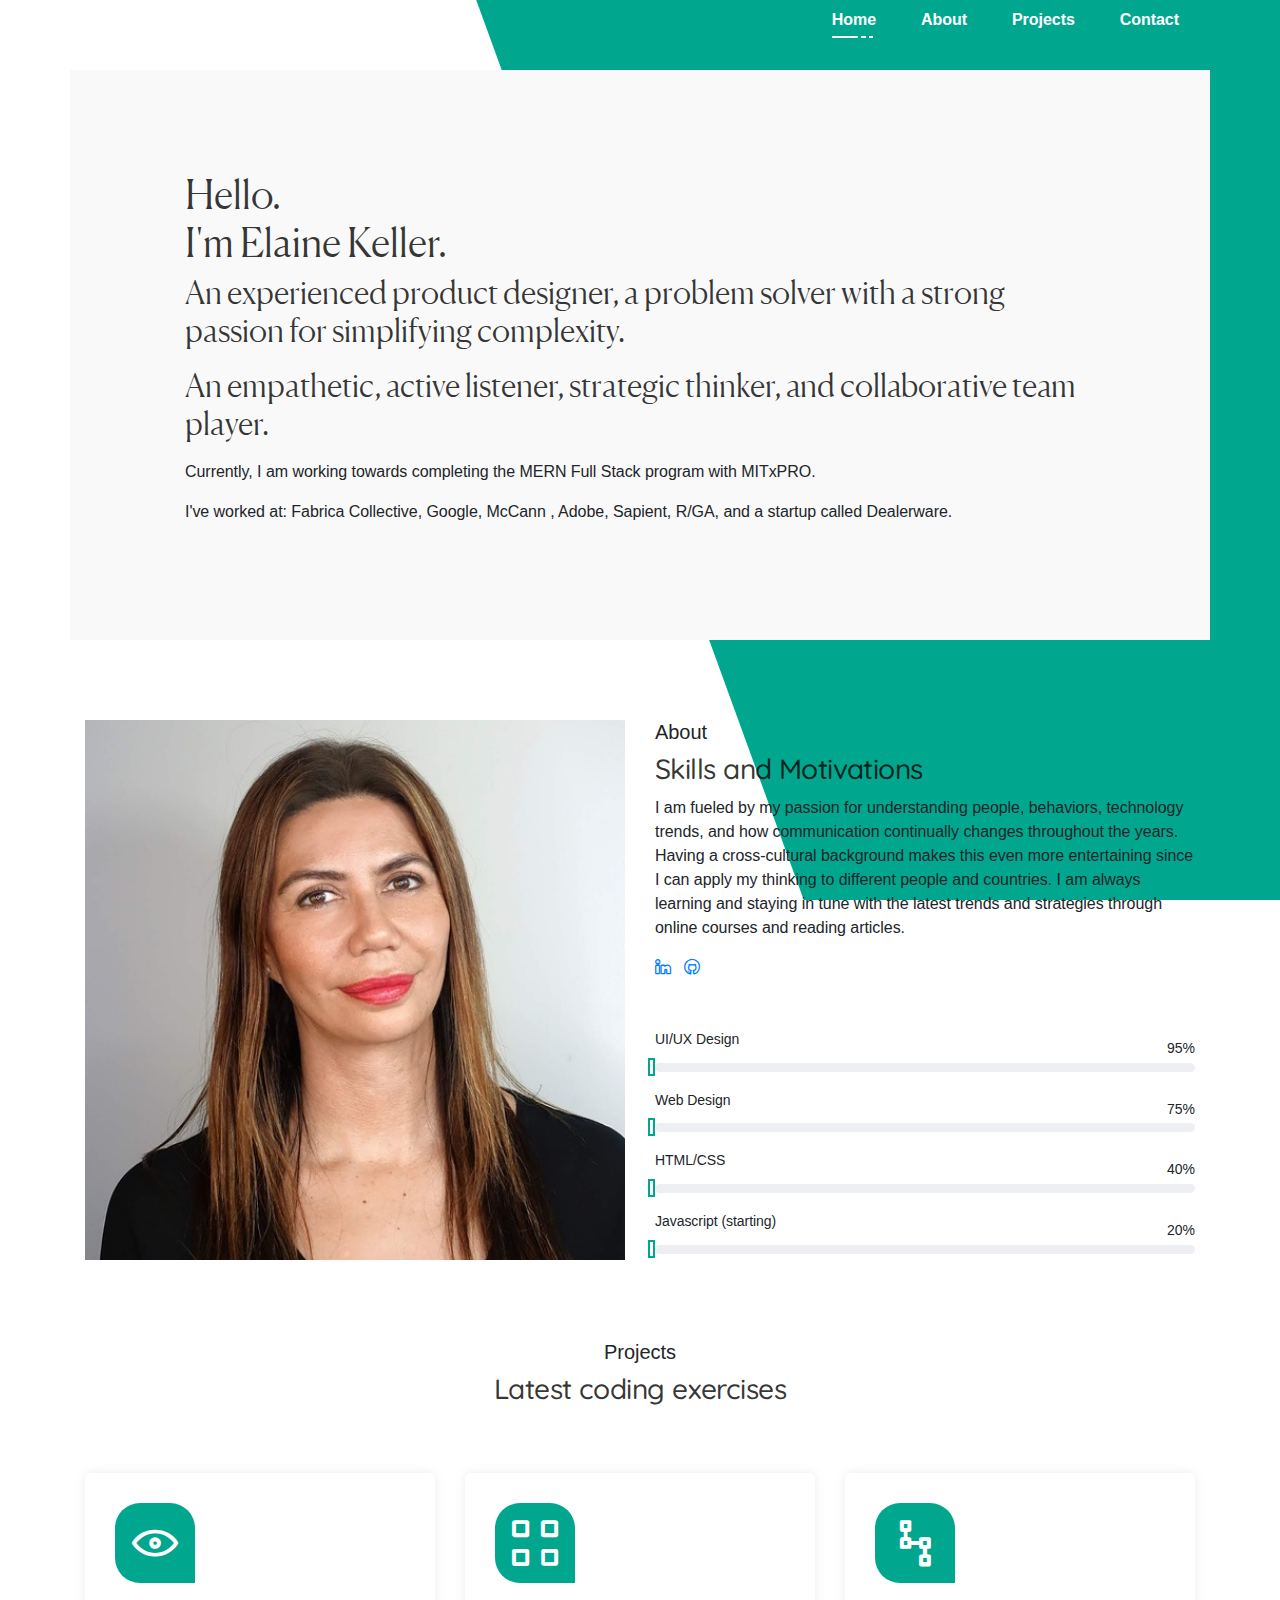
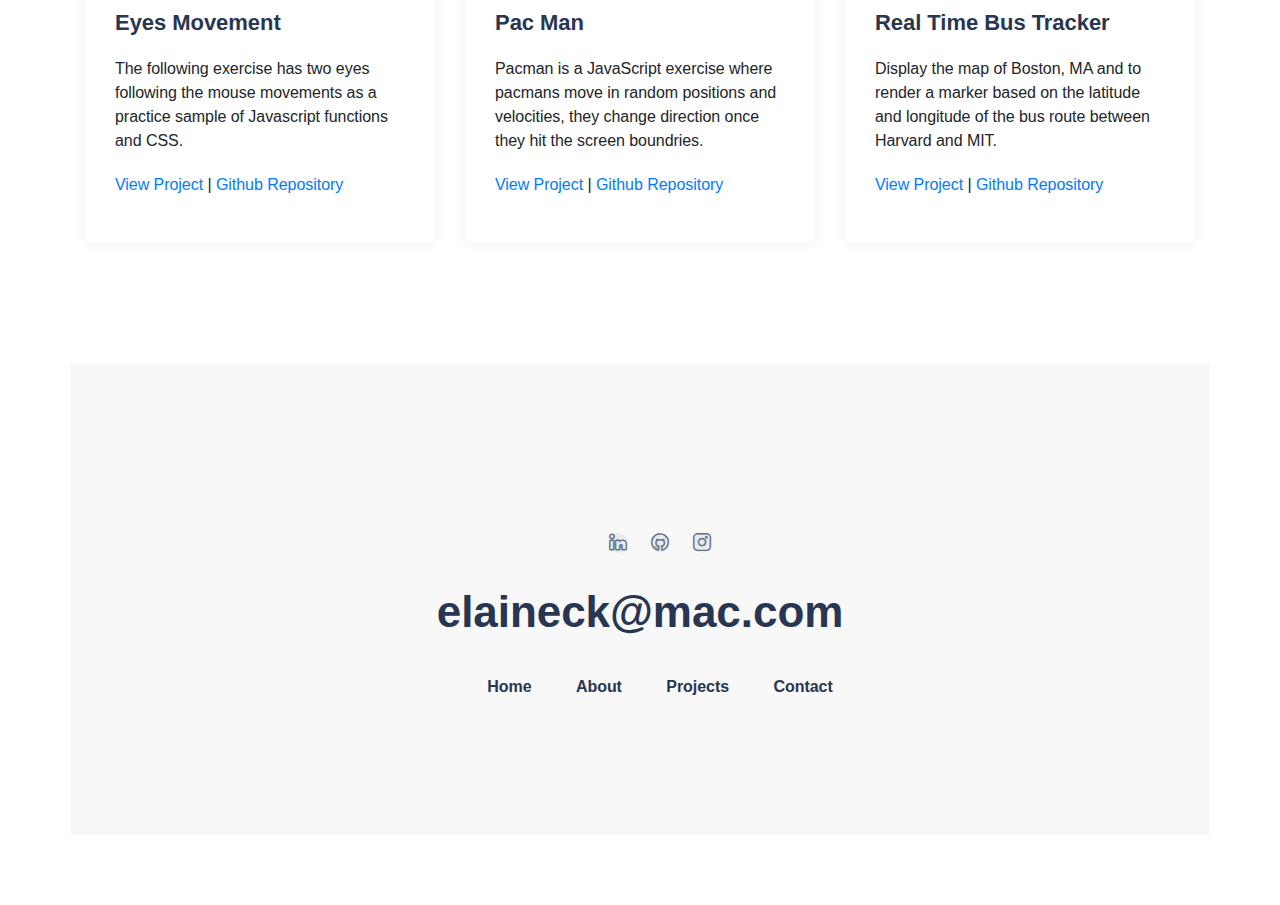
<file: index.html>
<!DOCTYPE html>
<html lang="eng">
    <head>
        <meta charset="UTF-8">
        <title>Elaine's Portfolio</title>
        <meta name="description" content="">
        <meta name="viewport" content="width=device-width, initial-scale=1">

        <!--====== Stylesheet ======-->
        <link rel="stylesheet" href="css/style.css">

        <!--====== Slick CSS ======-->
         <link rel="stylesheet" href="css/animate.css">

        <!--====== Bootstrap CSS ======-->
        <link rel="stylesheet" href="css/bootstrap.min.css">

        <!--====== LineIcons CSS ======-->
        <link rel="stylesheet" href="css/lineicons.css">

        <!--====== Default CSS ======-->
        <link rel="stylesheet" href="css/default.css">


    </head>
    <body>
    <!--[if IE]>
         <p class="browserupgrade">You are using an <strong>outdated</strong> browser. Please <a href="https://browsehappy.com/">upgrade your browser</a> to improve your experience and security.</p>
    <![endif]-->
  
    <!--====== PRELOADER PART START ======-->

            <div class="preloader">
                <div class="loader">
                    <div class="ytp-spinner">
                        <div class="ytp-spinner-container">
                            <div class="ytp-spinner-rotator">
                                <div class="ytp-spinner-left">
                                    <div class="ytp-spinner-circle"></div>
                                </div>
                                <div class="ytp-spinner-right">
                                    <div class="ytp-spinner-circle"></div>
                                </div>
                            </div>
                        </div>
                    </div>
                </div>
            </div>

            <!--====== PRELOADER PART ENDS ======-->
            <!--====== HEADER PART START ======-->

            <section class="header_area">
                <div class="header_navbar">
                    <div class="container">
                        <div class="row">
                            <div class="col-lg-12">
                                <nav class="navbar navbar-expand-lg">
                                <!--<a class="navbar-brand" href="index.html">
                                        <img src="images/logo.svg" alt="Logo">
                                    </a>-->
                                    <button class="navbar-toggler" type="button" data-toggle="collapse" data-target="#navbarSupportedContent" aria-controls="navbarSupportedContent" aria-expanded="false" aria-label="Toggle navigation">
                                        <span class="toggler-icon"></span>
                                        <span class="toggler-icon"></span>
                                        <span class="toggler-icon"></span>
                                    </button>

                                    <div class="collapse navbar-collapse sub-menu-bar" id="navbarSupportedContent">
                                        <ul id="nav" class="navbar-nav ml-auto">
                                            <li class="nav-item active">
                                                <a class="page-scroll" href="#home">Home<span></span></a>
                                            </li>
                                            <li class="nav-item">
                                                <a class="page-scroll" href="#about">About<span></span></a>
                                            </li>
                                            <li class="nav-item">
                                                <a class="page-scroll" href="#projects">Projects<span></span></a>
                                            </li>
                                            <li class="nav-item">
                                                <a class="page-scroll" href="#footer">Contact<span></span></a>
                                            </li>
                                        </ul>
                                    </div> <!-- navbar collapse -->
                                </nav> <!-- navbar -->
                            </div>
                        </div> <!-- row -->
                    </div> <!-- container -->
                </div> <!-- header navbar -->

                <div id="home" class="header_hero">
                    
                    <div class="container">
                        <div class="row align-items-center justify-content-center justify-content-lg-between">
                            <div class="col-lg-12">
                                <!--<div class="header_hero_content mt-45">
                                    <h5 class="header_sub_title wow fadeInUp" data-wow-duration="1.3s" data-wow-delay="0.2s">Hello</h5>
                                    <h2 class="header_title wow fadeInUp" data-wow-duration="1.3s" data-wow-delay="0.5s">You are using free lite version of Freelancer</h2>
                                    <span class="wow fadeInUp" data-wow-duration="1.3s" data-wow-delay="0.8s">Please, purchase full version to get all elements, features, footer credit removal permission and commercial license</span>
                                    <p class="wow fadeInUp" data-wow-duration="1.3s" data-wow-delay="1.1s">Lorem ipsum dolor sit amet, consetetur sadipscing elitr sed diam nonumy eirmod tempor invidunt ut labore et dolore magna aliquyam.</p>
                                    <a href="https://rebrand.ly/freelancer-ud" rel="nofollow" class="main-btn wow fadeInUp" data-wow-duration="1.3s" data-wow-delay="1.4s">Purchase Now</a>-->
                                    <H1>
                                        Hello.<br>
                                        I'm Elaine Keller.</H1>
                            <h2><p>An experienced product designer, a problem solver with a strong passion for simplifying complexity.</p>
                                
                                <p>An empathetic, active listener, strategic thinker, and collaborative team player.</p></h2>
                            
                            <p>Currently, I am working towards completing the MERN Full Stack program with MITxPRO.</p>
                            <p>I've worked at: Fabrica Collective, Google, McCann , Adobe, Sapient, R/GA, and a startup called Dealerware.</p>
                                </div> <!-- header hero content -->
                            </div>

                        </div> <!-- row -->
                    </div> <!-- container -->
                    <div class="header_hero_shape d-none d-lg-block"></div> <!-- header hero shape -->
                </div> <!-- header hero -->
            </section>

            <!--====== ABOUT PART START ======-->

            <section id="about" class="about_area pt-30 pb-30">
                <div class="container">
                    <div class="row align-items-center justify-content-center">
                        <div class="col-lg-6 col-md-9">
                            <div class="about_image mt-50 wow fadeInRightBig" data-wow-duration="1.3s" data-wow-delay="0.5s">
                                <img src="images/elaine-bio-pic.jpg" alt="Hero">
                                <div class="about_shape"></div>
                            </div> <!-- about image -->
                        </div>
                        <div class="col-lg-6">
                            <div class="about_content mt-45 wow fadeInLeftBig" data-wow-duration="1.3s" data-wow-delay="0.5s">
                                <div class="section_title">
                                    <h5 class="sub_title">About</h5>
                                    <h3 class="main_title">Skills and Motivations</h3>
                                   
                                </div> <!-- section title -->
                                <p>I am fueled by my passion for understanding people, behaviors, technology trends, and how communication continually changes throughout the years. Having a cross-cultural background makes this even more entertaining since I can apply my thinking to different people and countries. I am always learning and staying in tune with the latest trends and strategies through online courses and reading articles.</p>
                                <p><a href="https://www.linkedin.com/in/elaineck/"><i class="lni lni-linkedin"></i></a> &nbsp; <a href="https://github.com/elaine-keller"><i class="lni lni-github"></i></a></p>

                                <div class="about_skills pt-15">
                                    <div class="skill_item mt-20">
                                        <div class="skill_header">
                                            <h6 class="skill_title">UI/UX Design</h6>
                                            <div class="skill_percentage">
                                                <p><span class="counter">95</span>%</p>
                                            </div>
                                        </div>
                                        <div class="skill_bar">
                                            <div class="bar_inner">
                                                <div class="bar progress_line" data-width="95"></div>
                                            </div>
                                        </div>
                                    </div> <!-- skill item -->
                                    <div class="skill_item mt-20">
                                        <div class="skill_header">
                                            <h6 class="skill_title">Web Design</h6>
                                            <div class="skill_percentage">
                                                <p><span class="counter">75</span>%</p>
                                            </div>
                                        </div>
                                        <div class="skill_bar">
                                            <div class="bar_inner">
                                                <div class="bar progress_line" data-width="75"></div>
                                            </div>
                                        </div>
                                    </div> <!-- skill item -->
                                    <div class="skill_item mt-20">
                                        <div class="skill_header">
                                            <h6 class="skill_title">HTML/CSS</h6>
                                            <div class="skill_percentage">
                                                <p><span class="counter">40</span>%</p>
                                            </div>
                                        </div>
                                        <div class="skill_bar">
                                            <div class="bar_inner">
                                                <div class="bar progress_line" data-width="40"></div>
                                            </div>
                                        </div>
                                    </div> <!-- skill item -->
                                    <div class="skill_item mt-20">
                                        <div class="skill_header">
                                            <h6 class="skill_title">Javascript (starting)</h6>
                                            <div class="skill_percentage">
                                                <p><span class="counter">20</span>%</p>
                                            </div>
                                        </div>
                                        <div class="skill_bar">
                                            <div class="bar_inner">
                                                <div class="bar progress_line" data-width="20"></div>
                                            </div>
                                        </div>
                                    </div> <!-- skill item -->
                                </div> <!-- about skill -->
                            </div> <!-- about content -->
                        </div>
                    </div> <!-- row -->
                </div> <!-- container -->
            </section>

            <!--====== ABOUT PART ENDS ======-->

            <!--====== PROJECTS PART START ======-->

            <section id="projects" class="portfolio_area pt-50 pb-120">
                <div class="container">
                    <div class="row justify-content-center">
                        <div class="col-lg-6">
                            <div class="section_title text-center pb-30">
                                <h5 class="sub_title">Projects</h5>
                                <h3 class="main_title">Latest coding exercises</h3>
                            </div> <!-- section title -->
                        </div>
                    </div> <!-- row -->
                    <div class="row">
                        <div class="col-lg-4 col-sm-6">
                            <div class="single_portfolio mt-30 wow fadeInUpBig" data-wow-duration="1.3s" data-wow-delay="0.2s">
                                <div class="portfolio_icon">
                                    <i class="lni lni-eye"></i>
                                </div>
                                <div class="portfolio_content">
                                    <h4 class="portfolio_title"><a href="https://elaine-keller.github.io/eyes/">Eyes Movement</a></h4>
                                    <p>The following exercise has two eyes following the mouse movements as a practice sample of Javascript functions and CSS.</p>
                                    <p class="portfolio_link"> <a href="https://elaine-keller.github.io/eyes/" target="_blank">View Project</a>  |  <a href="https://github.com/elaine-keller/eyes" target="_blank">Github Repository</a></p>
                                   
                                </div>
                            </div> <!-- single portfolio -->
                        </div>
                        <div class="col-lg-4 col-sm-6">
                            <div class="single_portfolio mt-30 wow fadeInUpBig" data-wow-duration="1.3s" data-wow-delay="0.5s">
                                <div class="portfolio_icon">
                                    <i class="lni lni-grid-alt"></i>
                                </div>
                                <div class="portfolio_content">
                                    <h4 class="portfolio_title"><a href="https://elaine-keller.github.io/pacman-random/">Pac Man</a></h4>
                                    <p>Pacman is a JavaScript exercise where pacmans move in random positions and velocities, they change direction once they hit the screen boundries.</p>
                                    <p><a href="https://elaine-keller.github.io/pacman-random/" target="_blank">View Project</a>  |  <a href="https://github.com/elaine-keller/pacman-random" target="_blank">Github Repository</a></p>
                                </div>
                            </div> <!-- single service -->
                        </div>
                        <div class="col-lg-4 col-sm-6">
                            <div class="single_portfolio mt-30 wow fadeInUpBig" data-wow-duration="1.3s" data-wow-delay="0.8s">
                                <div class="portfolio_icon">
                                    <i class="lni lni-ux"></i>
                                </div>
                                <div class="portfolio_content">
                                    <h4 class="portfolio_title"><a href="https://elaine-keller.github.io/real-time-bus-tracker/">Real Time Bus Tracker</a></h4>
                                    <p>Display the map of Boston, MA and to render a marker based on the latitude and longitude of the bus route between Harvard and MIT.</p>
                                    <p><a href="https://elaine-keller.github.io/real-time-bus-tracker/" target="_blank">View Project</a>  |  <a href="https://github.com/elaine-keller/real-time-bus-tracker" target="_blank">Github Repository</a></p>
                                </div>
                            </div> <!-- single portfolio -->
                        </div>
                       
                    </div> <!-- row -->
                </div> <!-- container -->
            </section>

    <!--====== PROJECTS PART ENDS ======-->

    <!--====== FOOTER PART START ======-->

    <footer id="footer" class="footer_area gray-bg pt-115 pb-120">
        <div class="container">
            <div class="row">
                <div class="col-lg-12">
                    <div class="footer_content text-center">

                        <ul class="footer_social">
                            <li><a href="https://www.linkedin.com/in/elaineck/"><i class="lni lni-linkedin"></i></a></li>
                            <li><a href="https://github.com/elaine-keller"><i class="lni lni-github"></i></a></li>
                            <li><a href="https://www.instagram.com/elaineck/"><i class="lni lni-instagram"></i></a></li>
                            
                        </ul>
                        <span class="email">elaineck@mac.com</span>
                        <ul class="footer_menu">
                            
                            <li><a class="page-scroll" href="#home">Home<span></span></a></li>
                            <li><a class="page-scroll" href="#about">About<span></span></a></li>
                            <li><a class="page-scroll" href="#projects">Projects<span></span></a></li>
                            <li><a class="page-scroll" href="#footer">Contact<span></span></a></li>
                        </ul>
                       
                    </div> <!-- footer content -->
                </div>
            </div>  <!-- row -->
        </div> <!-- container -->
    </footer>

    <!--====== FOOTER PART ENDS ======-->
    <!--====== PART START ======-->

<!--
    <section class="">
        <div class="container">
            <div class="row">
                <div class="col-lg-">
                    
                </div>
            </div>
        </div>
    </section>
-->

    <!--====== PART ENDS ======-->

    <!-- row -->


    <!--====== Jquery js ======-->
    <script src="js/vendor/jquery-1.12.4.min.js"></script>
    <script src="js/vendor/modernizr-3.7.1.min.js"></script>

    <!--====== Bootstrap js ======-->
    <script src="js/popper.min.js"></script>
    <script src="js/bootstrap.min.js"></script>


    <!--====== Appear js ======-->
    <script src="js/jquery.appear.min.js"></script>

    <!--====== Scrolling Nav js ======-->
    <script src="js/jquery.easing.min.js"></script>
    <script src="js/scrolling-nav.js"></script>

    <!--====== Main js ======-->
    <script src="js/main.js"></script>



                
            
        <!--Navigation bar
            <div id="nav-placeholder"></div>

        <script src="//code.jquery.com/jquery.min.js"></script>
        <script>
        $.get("nav.html", function(data){
            $("#nav-placeholder").replaceWith(data);
        });
        </script>
            -->    

    </body>
</html>
</file>
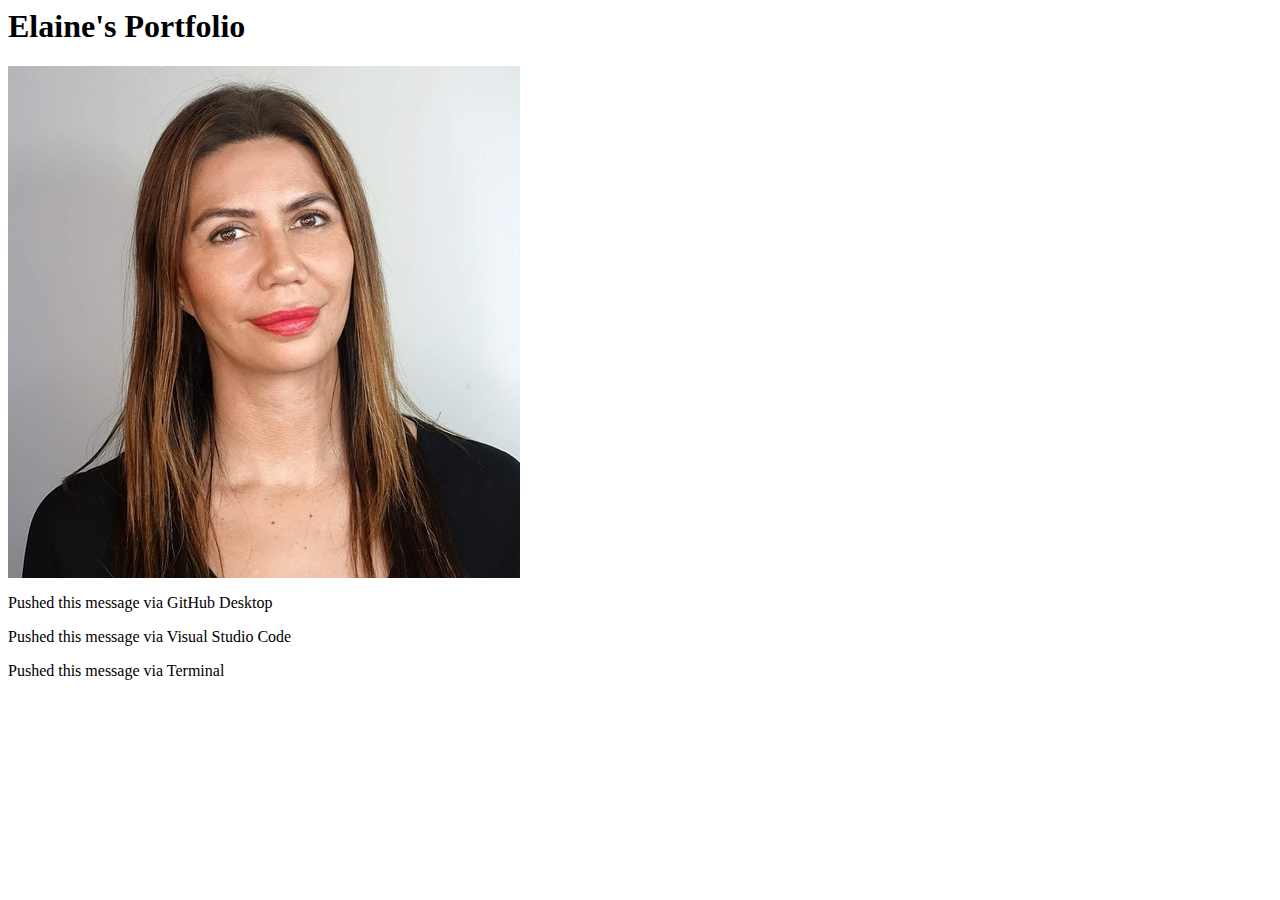
<file: Bio-pic.html>
<html>
    <h1>Elaine's Portfolio</h1>
    <img src="elaine-bio-pic.jpg " />
    <p>Pushed this message via GitHub Desktop</p>
    <p>Pushed this message via Visual Studio Code</p>
    <p>Pushed this message via Terminal</p>
</html>
</file>
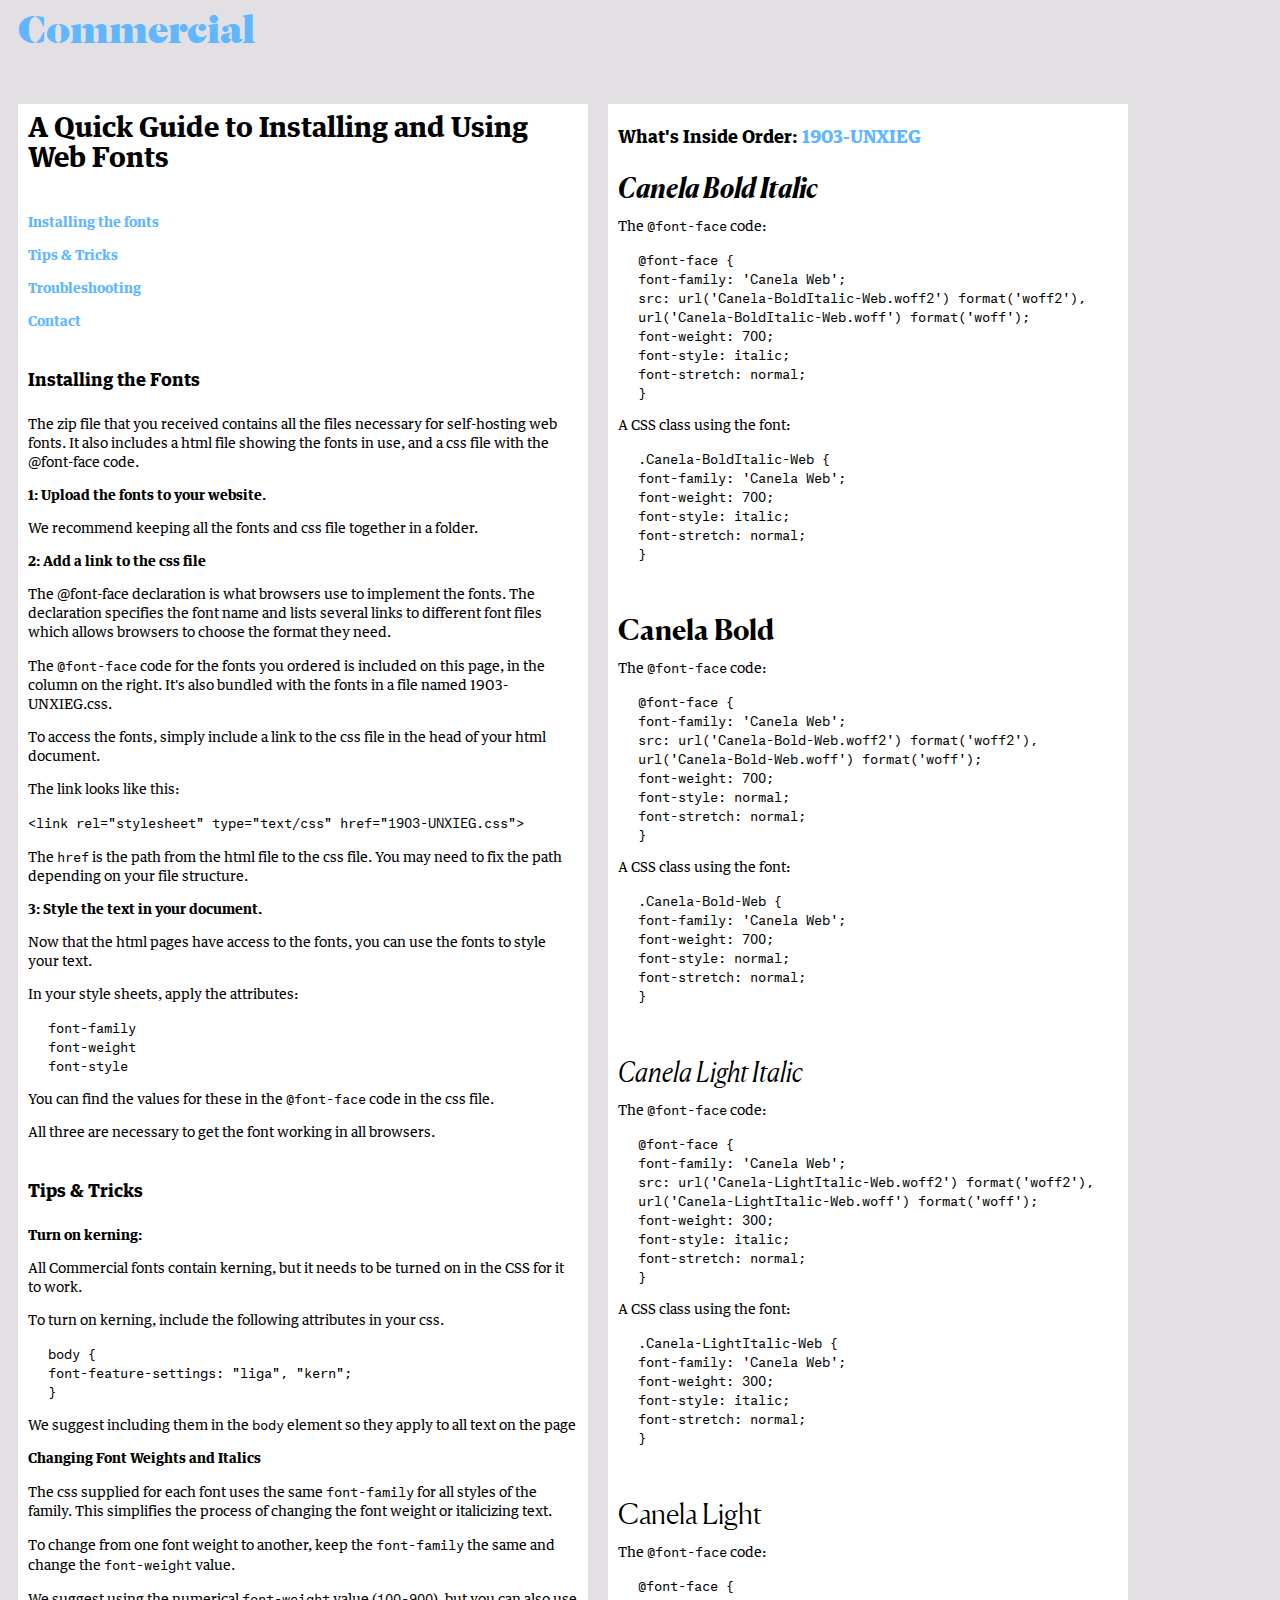
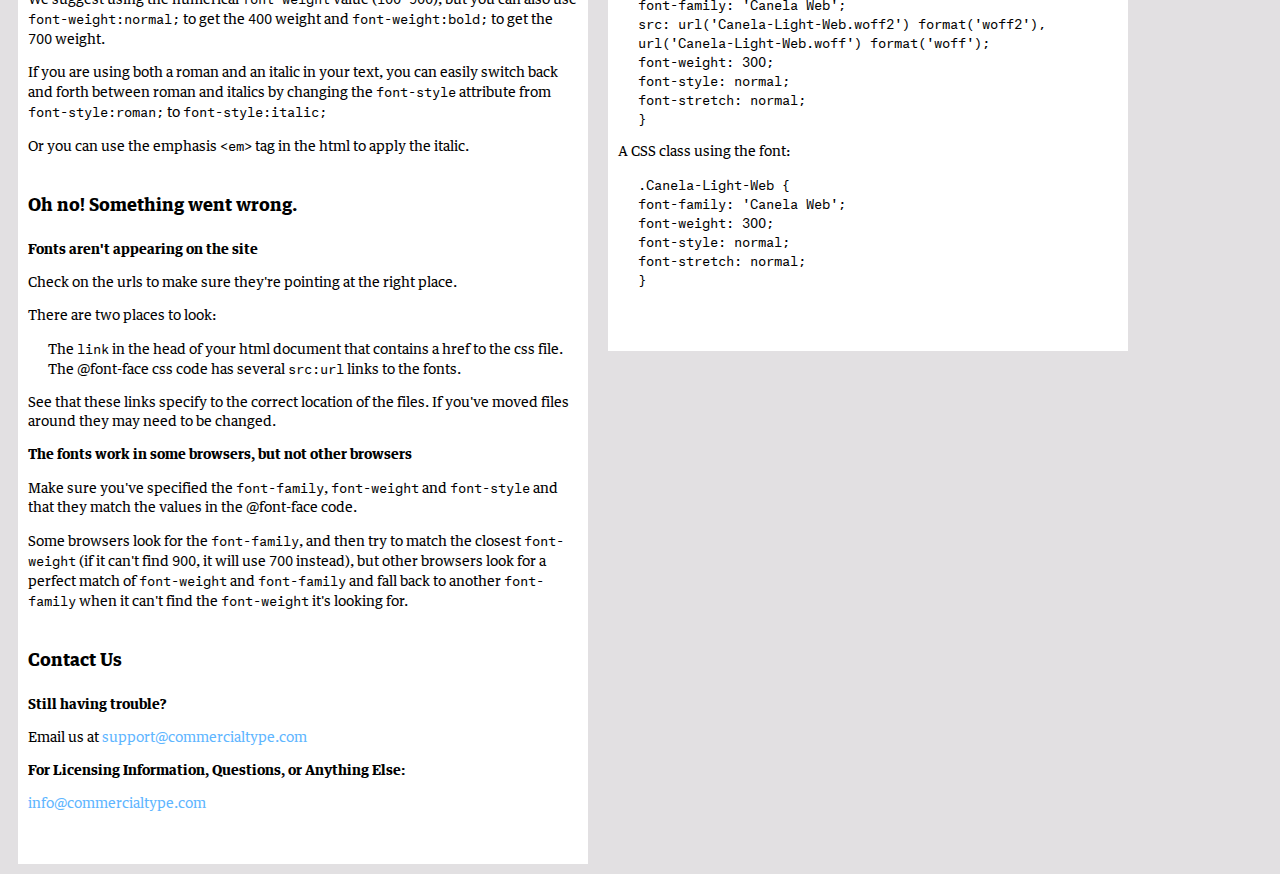
<file: fonts/_How_To_Install_Webfonts.html>
<!DOCTYPE HTML>
<html>
	<head>
		<meta content="text/html; charset=utf-8" http-equiv="Content-Type" />
		<title>Commercial Type: Installing Web Fonts</title>
		
		<link rel="stylesheet" type="text/css" href="fonts.css">
		
		<style type="text/css">

			@font-face {
			  font-family: 'Commercial';
			  src: url([data-uri]) format('woff');
				font-style: normal;
				font-weight: normal;
				font-stretch: normal;
			}

			@font-face {
			font-family: 'Atlas Typewriter Web';
			src: url([data-uri]) format('woff');
				font-weight: 400;
				font-style: normal;
				font-stretch: normal;
			}
	
			@font-face {
			font-family: 'Guardian Text Egyptian Web';
			src: url([data-uri]) format('woff');
				font-weight: 400;
				font-style: normal;
				font-stretch: normal;
			}

			@font-face {
			font-family: 'Guardian Text Egyptian Web';
			src: url([data-uri]) format('woff');
				font-weight: 700;
				font-style: normal;
				font-stretch: normal;
			}
	

			body {
				background-color:#e2e0e2;
				font-family: "Guardian Text Egyptian Web", Verdana;
				font-size: 14px;
				line-height: 19px;
				font-weight: 400;
			}

			div.left {
				background-color:white;
				width: 550px;
				padding: 10px;
				margin: 10px;
				float:left;
			}
			
			div {
				background-color: white;
				padding: 0px;
				margin: 0px 0px 40px 0px;
			}

			div.right {
				background-color:transparent;
				margin: 0px 0px 0px 0px;
				width: 180px;
				float:left;
			}

			div.order {
				background-color: white;
				padding: 10px;
				margin: 10px;
				width: 500px;
			}

			div.nameplate {
				background-color:transparent;
				padding: 10px;
				margin: 0px;
                margin-bottom: 36px;
				}
			h1.nameplate {
				font-family: "Commercial";
				font-weight: normal;
				font-size: 40px;
				color:#60B6FF;
				margin: 0px;
			}

			h1 {
				font-size: 28px;
				font-weight: 600;
				line-height: 30px;
				margin: 0px;
			}
			

			h2 {
				font-size: 18px;
				font-weight: 600;
				padding: 0px 0px 10px 0px;
			}		
				
			h3 {
				font-size: 14px;
				font-weight: 600;
			}		


			a { text-decoration: none; color: #60B6FF;}
			
			
			strong { 
				font-family: 'Atlas Typewriter Web', Menlo, Monaco, monospace; 
                font-size: 13px;
				font-weight:400;
			}

			
			p.code {
				font-family: 'Atlas Typewriter Web', Menlo, Monaco, monospace; 
                font-size: 13px;
			 	padding-left: 20px;
			}

			ul {
			 	list-style: none;
			 	padding-left: 20px;
			 }



		</style>

	</head>
	<body>
	


<div class='nameplate'>
<h1 class='nameplate'><a href="http://commercialtype.com">Commercial</a></h1>
</div>

<div class="left">

	<div>
		<h1>A Quick Guide to Installing and Using Web Fonts</h1>
	</div>
	
	<!-- TABLE OF CONTENTS -->
	<div>
		<h3><a href="#Installing">Installing the fonts</a></h3>
		<h3><a href="#Tips">Tips &amp; Tricks</a></h3>
		<h3><a href="#Troubleshooting">Troubleshooting</a></h3>
		<h3><a href="#Contact">Contact</a></h3>
	</div>


<div id="Installing">
	<h2>Installing the Fonts</h2>
	<p>The zip file that you received contains all the files necessary for self-hosting web fonts. It also includes a html file showing the fonts in use, and a css file with the @font-face code.</p>

	<!-- UPLOAD THE FONTS -->
	<h3>1: Upload the fonts to your website.</h3>
	<p>We recommend keeping all the fonts and css file together in a folder.</p>

	<!-- LINK TO THE CSS -->
	<h3>2: Add a link to the css file</h3>
	<p>The @font-face declaration is what browsers use to implement the fonts. The declaration specifies the font name and lists several links to different font files which allows browsers to choose the format they need.</p>
	
	<p>The <strong>@font-face</strong> code for the fonts you ordered is included on this page, in the column on the right. It's also bundled with the fonts in a file named 1903-UNXIEG.css.

	<p>To access the fonts, simply include a link to the css file in the head of your html document.</p>
	
	<p>The link looks like this:</p>
	<p><strong>&lt;link rel="stylesheet" type="text/css" href="1903-UNXIEG.css"&gt;</strong></p>

	<p>The <strong>href</strong> is the path from the html file to the css file. You may need to fix the path depending on your file structure.</p>

	<!-- STYLE THE TEXT -->
	<h3>3: Style the text in your document.</h3>
	<p>Now that the html pages have access to the fonts, you can use the fonts to style your text.</p> 
	<p>	In your style sheets, apply the attributes:</p>
	<ul>
		<strong>
		<li>font-family</li>
		<li>font-weight</li>
		<li>font-style</li>
		</strong>
	</ul>
	<p>You can find the values for these in the <strong>@font-face</strong> code in the css file.<p>
	<p>All three are necessary to get the font working in all browsers.</p>
</div>



<div id="Tips">
<h2>Tips &amp; Tricks</h2>

	<h3>Turn on kerning:</h3>

		<p>All Commercial fonts contain kerning, but it needs to be turned on in the CSS for it to work.</p>
		<p>To turn on kerning, include the following attributes in your css.</p>

	<p class="code"><strong>
		body {<br>
		font-feature-settings: "liga", "kern";<br>
		}
		</strong></p>

		<p>We suggest including them in the <strong>body</strong> element so they apply to all text on the page</p>

	<h3>Changing Font Weights and Italics</h3>


	<p>The css supplied for each font uses the same <strong>font-family</strong> for all styles of the family. This simplifies the process of changing the font weight or italicizing text.</p>
	
	<p>To change from one font weight to another, keep the <strong>font-family</strong> the same and change the <strong>font-weight</strong> value.</p>
	
	<p>We suggest using the numerical <strong>font-weight</strong> value (<strong>100-900</strong>), but you can also use <strong>font-weight:normal;</strong> to get the <strong>400</strong> weight and <strong>font-weight:bold;</strong> to get the <strong>700</strong> weight.</p>


	<p>If you are using both a roman and an italic in your text, you can easily switch back and forth between roman and italics by changing the <strong>font-style</strong> attribute from <strong>font-style:roman;</strong> to <strong>font-style:italic;</strong></p>
	<p>Or you can use the emphasis <strong>&lt;em&gt;</strong> tag in the html to apply the italic.</p>


</div>


<div id="Troubleshooting">
	<h2>Oh no! Something went wrong.</h2>

	<h3>Fonts aren't appearing on the site</h3>
	<p>Check on the urls to make sure they're pointing at the right place.</p>
	<p>There are two places to look:</p>
	<ul>
		<li>The <strong>link</strong> in the head of your html document that contains a href to the css file.</li>
		<li>The @font-face css code has several <strong>src:url</strong> links to the fonts.</li>
	</ul>
	<p>See that these links specify to the correct location of the files. If you've moved files around they may need to be changed.</p>
	
	

	<h3>The fonts work in some browsers, but not other browsers</h3>
	
	<p>Make sure you've specified the <strong>font-family</strong>, <strong>font-weight</strong> and <strong>font-style</strong> and that they match the values in the @font-face code.</p>

	<p>Some browsers look for the <strong>font-family</strong>, and then try to match the closest <strong>font-weight</strong> (if it can't find <strong>900</strong>, it will use <strong>700</strong> instead), but other browsers look for a perfect match of <strong>font-weight</strong> and <strong>font-family</strong> and fall back to another <strong>font-family</strong> when it can't find the <strong>font-weight</strong> it's looking for.</p>

</div>

<div id="Contact">
	<h2>Contact Us</h2>
	<h3>Still having trouble?</h3>
	<p>Email us at <a href="mailto:support@commercialtype.com">support@commercialtype.com</a></p>
	<h3>For Licensing Information, Questions, or Anything Else:</h3>
	<p><a href="mailto:info@commercialtype.com">info@commercialtype.com</a></p>
</div>


</div>

<div class="right" >

	<div class="order">
	<h2>What's Inside Order: <span style="color:#60B6FF;">1903-UNXIEG</span></h2>
	
	<h1 class="Canela-BoldItalic-Web">Canela Bold Italic</h1><p>The <strong>@font-face</strong> code:</p><p class="code"><strong>
@font-face {<br/>  font-family: 'Canela Web';<br/>  src: url('Canela-BoldItalic-Web.woff2') format('woff2'),<br/>       url('Canela-BoldItalic-Web.woff') format('woff');<br/>  font-weight:  700;<br/>  font-style:   italic;<br/>  font-stretch: normal;<br/>}</strong></p><p>A CSS class using the font:</p><p class="code"><strong>

.Canela-BoldItalic-Web {<br/>  font-family: 'Canela Web';<br/>  font-weight:  700;<br/>  font-style:   italic;<br/>  font-stretch: normal;<br/>}</strong></p><br/><br/><h1 class="Canela-Bold-Web">Canela Bold</h1><p>The <strong>@font-face</strong> code:</p><p class="code"><strong>
@font-face {<br/>  font-family: 'Canela Web';<br/>  src: url('Canela-Bold-Web.woff2') format('woff2'),<br/>       url('Canela-Bold-Web.woff') format('woff');<br/>  font-weight:  700;<br/>  font-style:   normal;<br/>  font-stretch: normal;<br/>}</strong></p><p>A CSS class using the font:</p><p class="code"><strong>

.Canela-Bold-Web {<br/>  font-family: 'Canela Web';<br/>  font-weight:  700;<br/>  font-style:   normal;<br/>  font-stretch: normal;<br/>}</strong></p><br/><br/><h1 class="Canela-LightItalic-Web">Canela Light Italic</h1><p>The <strong>@font-face</strong> code:</p><p class="code"><strong>
@font-face {<br/>  font-family: 'Canela Web';<br/>  src: url('Canela-LightItalic-Web.woff2') format('woff2'),<br/>       url('Canela-LightItalic-Web.woff') format('woff');<br/>  font-weight:  300;<br/>  font-style:   italic;<br/>  font-stretch: normal;<br/>}</strong></p><p>A CSS class using the font:</p><p class="code"><strong>

.Canela-LightItalic-Web {<br/>  font-family: 'Canela Web';<br/>  font-weight:  300;<br/>  font-style:   italic;<br/>  font-stretch: normal;<br/>}</strong></p><br/><br/><h1 class="Canela-Light-Web">Canela Light</h1><p>The <strong>@font-face</strong> code:</p><p class="code"><strong>
@font-face {<br/>  font-family: 'Canela Web';<br/>  src: url('Canela-Light-Web.woff2') format('woff2'),<br/>       url('Canela-Light-Web.woff') format('woff');<br/>  font-weight:  300;<br/>  font-style:   normal;<br/>  font-stretch: normal;<br/>}</strong></p><p>A CSS class using the font:</p><p class="code"><strong>

.Canela-Light-Web {<br/>  font-family: 'Canela Web';<br/>  font-weight:  300;<br/>  font-style:   normal;<br/>  font-stretch: normal;<br/>}</strong></p><br/><br/>

	</div>

</div>
</file>
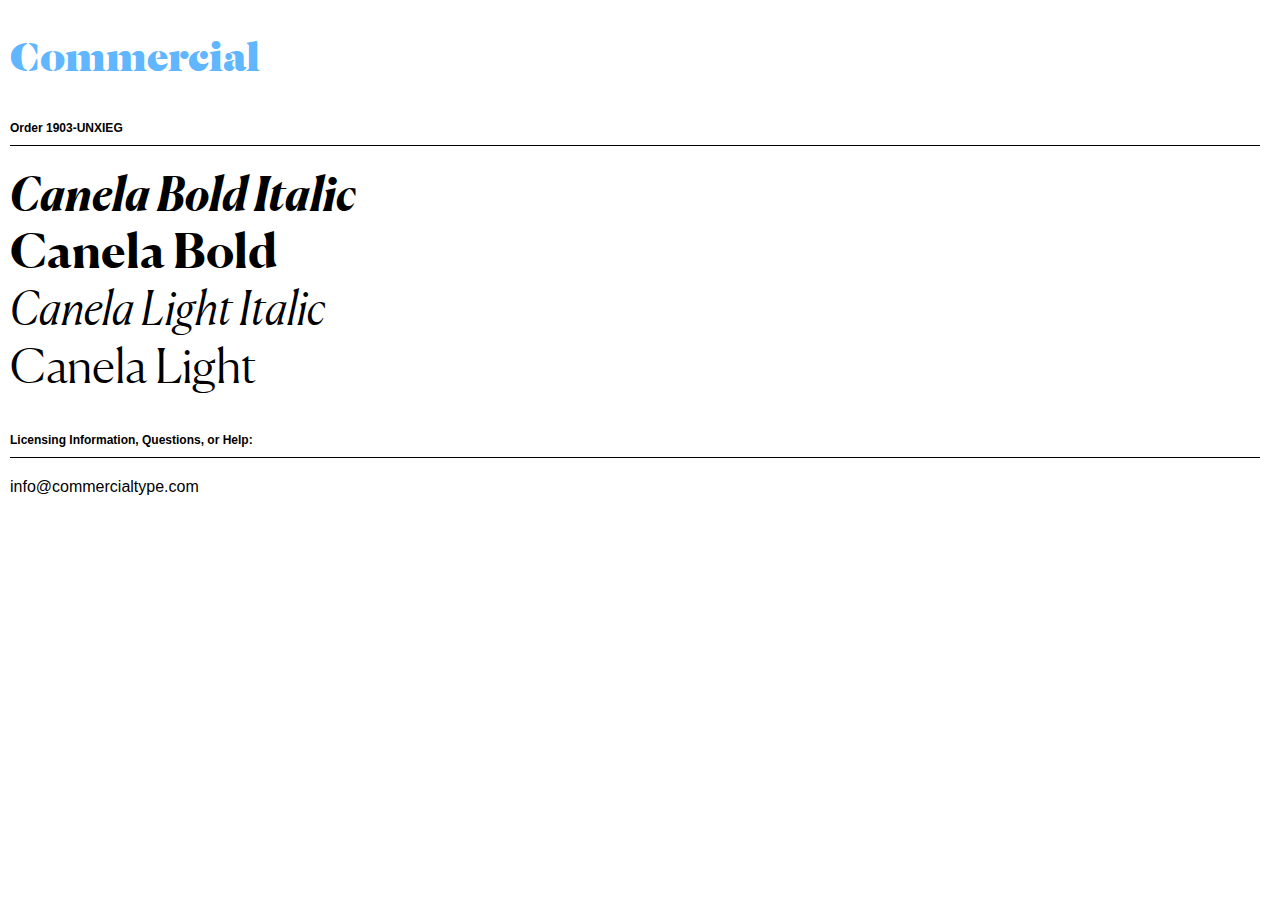
<file: fonts/font_preview.html>
<!DOCTYPE HTML>
<html>
	<head>
		<meta content="text/html; charset=utf-8" http-equiv="Content-Type" />
		<title>Commercial Type Webfonts | License 1903-UNXIEG</title>
		<link rel="stylesheet" type="text/css" href="fonts.css">
		<style type="text/css">

/*
	This font software is the property of Commercial Type.

	You may not modify the font software, use it on another website, or install it on a computer.

	License information is available at http://commercialtype.com/eula
	For more information please visit Commercial Type at http://commercialtype.com or email us at info[at]commercialtype.com

	Copyright (C) 2013 Schwartzco Inc.
	1903-UNXIEG
*/
			@font-face {
			  font-family: 'Commercial';
			  src:	url([data-uri]) format('woff');
				font-style: normal;
				font-weight: normal;
				font-stretch: normal;
			}

			body {
				background-color: white;
				padding: 10px;
				margin: 0px;
				font-family: Helvetica;
			}
			
			h1 {
				font-family: "Commercial";
				font-weight: normal;
				font-size: 42px;
				color:#60B6FF;
				margin: 30px 0px 0px 0px;
				padding: 0px 0px 0px 0px;
			}

			h2 {
				font-family: Helvetica;
				font-weight: bold;
				font-size: 12px;
				margin: 40px 10px 20px 0px;
				padding: 0px 0px 10px 0px;
				border-bottom: 1px solid black;
			}

			p {
				margin: 0px 0px 2px 0px;
				font-stretch: normal;
				line-height: 115%;
				font-size:48px;
			}

			a {
				text-decoration: none;
				color: black;
			}			
		</style>

	</head>
	<body>

	<a href="http://commercialtype.com"><h1>Commercial</h1></a>

		<h2>Order 1903-UNXIEG</h2>
		
<p contentEditable="true" class="Canela-BoldItalic-Web">Canela Bold Italic</p>
<p contentEditable="true" class="Canela-Bold-Web">Canela Bold</p>
<p contentEditable="true" class="Canela-LightItalic-Web">Canela Light Italic</p>
<p contentEditable="true" class="Canela-Light-Web">Canela Light</p>


		<h2>Licensing Information, Questions, or Help:</h2>
		<a href="mailto:info@commercialtype.com">info@commercialtype.com</a>

	</body>
</html>
</file>
<file: css/style.css>
/*-----------------------------------------------------------------------------------


    CSS INDEX
    ===================

    01. Default CSS
	  02. Header
    03. Hero
	  04. Footer

-----------------------------------------------------------------------------------*/
/*===========================
      01.DEFAULT css 
===========================*/
@import url('https://fonts.googleapis.com/css?family=Muli&display=swap');
@import url('https://fonts.googleapis.com/css?family=Quicksand&display=swap');

@font-face {
    font-family: 'Canela Web';
    src: url('fonts/Canela-BoldItalic-Web.woff2') format('woff2'),
         url('fonts/Canela-BoldItalic-Web.woff') format('woff');
    font-weight:  700;
    font-style:   italic;
    font-stretch: normal;
  }
  
  .Canela-BoldItalic-Web {
    font-family: 'Canela Web';
    font-weight:  700;
    font-style:   italic;
    font-stretch: normal;
  }
  
  
  @font-face {
    font-family: 'Canela Web';
    src: url('fonts/Canela-Bold-Web.woff2') format('woff2'),
         url('fonts/Canela-Bold-Web.woff') format('woff');
    font-weight:  700;
    font-style:   normal;
    font-stretch: normal;
  }
  
  .Canela-Bold-Web {
    font-family: 'Canela Web';
    font-weight:  700;
    font-style:   normal;
    font-stretch: normal;
  }
  
  
  @font-face {
    font-family: 'Canela Web';
    src: url('../fonts/Canela-LightItalic-Web.woff2') format('woff2'),
         url('../fonts/Canela-LightItalic-Web.woff') format('woff');
    font-weight:  300;
    font-style:   italic;
    font-stretch: normal;
  }
  
  .Canela-LightItalic-Web {
    font-family: 'Canela Web';
    font-weight:  300;
    font-style:   italic;
    font-stretch: normal;
  }
  
  
  @font-face {
    font-family: 'Canela Web';
    src: url('../fonts/Canela-Light-Web.woff2') format('woff2'),
         url('../fonts/Canela-Light-Web.woff') format('woff');
    font-weight:  300;
    font-style:   normal;
    font-stretch: normal;
  }
  
  .Canela-Light-Web {
    font-family: 'Canela Web';
    font-weight:  300;
    font-style:   normal;
    font-stretch: normal;
  }


body {
  font-family: 'Muli', sans-serif;
  color: rgba(0, 0, 0, 0.8);
  font-weight: 400;
  line-height: 1.58;
  letter-spacing: -.003em;
  font-size: 18px;
  padding: 70px;
}

h1 {
    font-family: 'Canela Web', sans-serif;
    font-style: normal;
    font-weight: 300;
    font-size: 4em;
    line-height: 1.15;
    letter-spacing: -.0em;
    color: rgba(0, 0, 0, 0.8);
    -webkit-font-smoothing: antialiased;
}
h2 {
    font-family: 'Canela Web', sans-serif;
    font-style: normal;
    font-weight: 300;
    font-size: 2.5em;
    line-height: 1.15;
    letter-spacing: -.0em;
    color: rgba(0, 0, 0, 0.8);
    -webkit-font-smoothing: antialiased;
  }

  h3 {
    font-family: 'Quicksand', sans-serif;
    font-weight: 700;
    font-style: normal;
    font-size: 38px;
    line-height: 1.15;
    letter-spacing: -.02em;
    color: rgba(0, 0, 0, 0.8);
    -webkit-font-smoothing: antialiased;
  }

  .bg_cover {
    background-position: center center;
    background-size: cover;
    background-repeat: no-repeat;
    width: 100%;
    height: 100%; }

  
/*===========================
        02.HEADER css 
===========================*/
/*===== NAVBAR =====*/
.header_navbar {
  position: absolute;
  top: 0;
  left: 0;
  width: 100%;
  z-index: 99;
  -webkit-transition: all 0.3s ease-out 0s;
  -moz-transition: all 0.3s ease-out 0s;
  -ms-transition: all 0.3s ease-out 0s;
  -o-transition: all 0.3s ease-out 0s;
  transition: all 0.3s ease-out 0s; }

.sticky {
  position: fixed;
  z-index: 99;
  background-color: #fff;
  -webkit-box-shadow: 0px 20px 50px 0px rgba(0, 0, 0, 0.05);
  -moz-box-shadow: 0px 20px 50px 0px rgba(0, 0, 0, 0.05);
  box-shadow: 0px 20px 50px 0px rgba(0, 0, 0, 0.05);
  -webkit-transition: all 0.3s ease-out 0s;
  -moz-transition: all 0.3s ease-out 0s;
  -ms-transition: all 0.3s ease-out 0s;
  -o-transition: all 0.3s ease-out 0s;
  transition: all 0.3s ease-out 0s; }
  .sticky .navbar {
    padding: 10px 0; }

.navbar {
  padding: 25px 0;
  border-radius: 5px;
  position: relative;
  -webkit-transition: all 0.3s ease-out 0s;
  -moz-transition: all 0.3s ease-out 0s;
  -ms-transition: all 0.3s ease-out 0s;
  -o-transition: all 0.3s ease-out 0s;
  transition: all 0.3s ease-out 0s; }

.navbar-brand {
  padding: 0; }

.navbar-toggler {
  padding: 0; }
  .navbar-toggler .toggler-icon {
    width: 30px;
    height: 2px;
    background-color: #293651;
    display: block;
    margin: 5px 0;
    position: relative;
    -webkit-transition: all 0.3s ease-out 0s;
    -moz-transition: all 0.3s ease-out 0s;
    -ms-transition: all 0.3s ease-out 0s;
    -o-transition: all 0.3s ease-out 0s;
    transition: all 0.3s ease-out 0s; }
  .navbar-toggler.active .toggler-icon:nth-of-type(1) {
    -webkit-transform: rotate(45deg);
    -moz-transform: rotate(45deg);
    -ms-transform: rotate(45deg);
    -o-transform: rotate(45deg);
    transform: rotate(45deg);
    top: 7px; }
  .navbar-toggler.active .toggler-icon:nth-of-type(2) {
    opacity: 0; }
  .navbar-toggler.active .toggler-icon:nth-of-type(3) {
    -webkit-transform: rotate(135deg);
    -moz-transform: rotate(135deg);
    -ms-transform: rotate(135deg);
    -o-transform: rotate(135deg);
    transform: rotate(135deg);
    top: -7px; }

@media only screen and (min-width: 768px) and (max-width: 991px) {
  .navbar-collapse {
    position: absolute;
    top: 100%;
    left: 0;
    width: 100%;
    background-color: #fff;
    z-index: 9;
    -webkit-box-shadow: 0px 15px 20px 0px rgba(0, 0, 0, 0.1);
    -moz-box-shadow: 0px 15px 20px 0px rgba(0, 0, 0, 0.1);
    box-shadow: 0px 15px 20px 0px rgba(0, 0, 0, 0.1);
    padding: 5px 12px; } }
@media (max-width: 767px) {
  .navbar-collapse {
    position: absolute;
    top: 100%;
    left: 0;
    width: 100%;
    background-color: #fff;
    z-index: 9;
    -webkit-box-shadow: 0px 15px 20px 0px rgba(0, 0, 0, 0.1);
    -moz-box-shadow: 0px 15px 20px 0px rgba(0, 0, 0, 0.1);
    box-shadow: 0px 15px 20px 0px rgba(0, 0, 0, 0.1);
    padding: 5px 12px; } }

.navbar-nav .nav-item {
  margin-left: 45px;
  position: relative; }
  @media only screen and (min-width: 992px) and (max-width: 1199px) {
    .navbar-nav .nav-item {
      margin-left: 30px; } }
  @media only screen and (min-width: 768px) and (max-width: 991px) {
    .navbar-nav .nav-item {
      margin: 0; } }
  @media (max-width: 767px) {
    .navbar-nav .nav-item {
      margin: 0; } }
  .navbar-nav .nav-item a {
    font-size: 16px;
    font-weight: 600;
    color: #fff;
    -webkit-transition: all 0.3s ease-out 0s;
    -moz-transition: all 0.3s ease-out 0s;
    -ms-transition: all 0.3s ease-out 0s;
    -o-transition: all 0.3s ease-out 0s;
    transition: all 0.3s ease-out 0s;
    padding: 10px 0;
    position: relative;
    font-family: "Open Sans", sans-serif;
    position: relative; }
    @media only screen and (min-width: 768px) and (max-width: 991px) {
      .navbar-nav .nav-item a {
        display: block;
        padding: 4px 0;
        color: #293651; } }
    @media (max-width: 767px) {
      .navbar-nav .nav-item a {
        display: block;
        padding: 4px 0;
        color: #293651; } }
    .navbar-nav .nav-item a span {
      width: 0;
      height: 2px;
      background-color: #fff;
      position: absolute;
      left: 0;
      bottom: 0;
      border-radius: 50px;
      opacity: 0;
      visibility: hidden;
      -webkit-transition: all 0.3s ease-out 0s;
      -moz-transition: all 0.3s ease-out 0s;
      -ms-transition: all 0.3s ease-out 0s;
      -o-transition: all 0.3s ease-out 0s;
      transition: all 0.3s ease-out 0s; }
      .navbar-nav .nav-item a span::before {
        position: absolute;
        content: '';
        width: 0;
        height: 2px;
        background-color: #fff;
        left: 110%; }
      .navbar-nav .nav-item a span::after {
        position: absolute;
        content: '';
        width: 0;
        height: 2px;
        background-color: #fff;
        left: 140%; }
  .navbar-nav .nav-item.active > a span, .navbar-nav .nav-item:hover > a span {
    opacity: 1;
    visibility: visible;
    width: 60%; }
    .navbar-nav .nav-item.active > a span::before, .navbar-nav .nav-item:hover > a span::before {
      width: 20%; }
    .navbar-nav .nav-item.active > a span::after, .navbar-nav .nav-item:hover > a span::after {
      width: 15%; }
  .navbar-nav .nav-item:hover .sub-menu {
    top: 100%;
    opacity: 1;
    visibility: visible; }
    @media only screen and (min-width: 768px) and (max-width: 991px) {
      .navbar-nav .nav-item:hover .sub-menu {
        top: 0; } }
    @media (max-width: 767px) {
      .navbar-nav .nav-item:hover .sub-menu {
        top: 0; } }
  .navbar-nav .nav-item .sub-menu {
    width: 200px;
    background-color: #fff;
    -webkit-box-shadow: 0px 0px 20px 0px rgba(0, 0, 0, 0.1);
    -moz-box-shadow: 0px 0px 20px 0px rgba(0, 0, 0, 0.1);
    box-shadow: 0px 0px 20px 0px rgba(0, 0, 0, 0.1);
    position: absolute;
    top: 110%;
    left: 0;
    opacity: 0;
    visibility: hidden;
    -webkit-transition: all 0.3s ease-out 0s;
    -moz-transition: all 0.3s ease-out 0s;
    -ms-transition: all 0.3s ease-out 0s;
    -o-transition: all 0.3s ease-out 0s;
    transition: all 0.3s ease-out 0s; }
    @media only screen and (min-width: 768px) and (max-width: 991px) {
      .navbar-nav .nav-item .sub-menu {
        position: relative;
        width: 100%;
        top: 0;
        display: none;
        opacity: 1;
        visibility: visible; } }
    @media (max-width: 767px) {
      .navbar-nav .nav-item .sub-menu {
        position: relative;
        width: 100%;
        top: 0;
        display: none;
        opacity: 1;
        visibility: visible; } }
    .navbar-nav .nav-item .sub-menu li {
      display: block; }
      .navbar-nav .nav-item .sub-menu li a {
        display: block;
        padding: 8px 20px;
        color: #293651; }
        .navbar-nav .nav-item .sub-menu li a.active, .navbar-nav .nav-item .sub-menu li a:hover {
          padding-left: 25px;
          color: #00A78E; }
    .navbar-nav .sub-nav-toggler {
       display: none; }
       @media only screen and (min-width: 768px) and (max-width: 991px) {
    .navbar-nav .sub-nav-toggler {
      display: block;
      position: absolute;
      right: 0;
      top: 0;
      background: none;
      color: #293651;
      font-size: 18px;
      border: 0;
      width: 30px;
      height: 30px; } }
  @media (max-width: 767px) {
    .navbar-nav .sub-nav-toggler {
      display: block;
      position: absolute;
      right: 0;
      top: 0;
      background: none;
      color: #293651;
      font-size: 18px;
      border: 0;
      width: 30px;
      height: 30px; } }
  .navbar-nav .sub-nav-toggler span {
    width: 8px;
    height: 8px;
    border-left: 1px solid #293651;
    border-bottom: 1px solid #293651;
    -webkit-transform: rotate(-45deg);
    -moz-transform: rotate(-45deg);
    -ms-transform: rotate(-45deg);
    -o-transform: rotate(-45deg);
    transform: rotate(-45deg);
    position: relative;
    top: -5px; }

  .sticky .navbar-nav .nav-item a {
    color: #293651; }
  .sticky .navbar-nav .nav-item.active > a, .sticky .navbar-nav .nav-item:hover > a {
    color: #00A78E; }

  /*===== HEADER HERO =====*/
.header_hero {
  position: relative;
  z-index: 5;
  background-position: bottom center;
  background-color: #F9F9F9;
  overflow: hidden;
  padding: 100px; }

  .header_hero_shape {
    position: absolute;
    top: 0;
    right: 0;
    width: 50%;
    height: 100%;
    z-index: -1; }
    .header_hero_shape::before {
      position: absolute;
      content: '';
      width: 1000%;
      height: 100%;
      background-color: #00A78E;
      -webkit-transform: skewX(20deg);
      -moz-transform: skewX(20deg);
      -ms-transform: skewX(20deg);
      -o-transform: skewX(20deg);
      transform: skewX(20deg);
      top: 0;
      left: 0; }

/*==========================
        03.ABOUT css 
===========================*/
.about_image {
  position: relative; }
  .about_image img {
    width: 100%; }
  .about_image .about_shape {
    width: 404px;
    height: 525px;
    border-left: 15px solid #00A78E;
    border-bottom: 15px solid #00A78E;
    position: absolute;
    bottom: 0;
    left: 0;
    z-index: -1; }
    @media (max-width: 767px) {
      .about_image .about_shape {
        width: 100%;
        height: 380px; } }
    @media only screen and (min-width: 576px) and (max-width: 767px) {
      .about_image .about_shape {
        width: 404px;
        height: 525px; } }
    .about_image .about_shape::before {
      position: absolute;
      content: '';
      width: 15px;
      height: 85%;
      background-color: #00A78E;
      bottom: 0;
      right: 0; }
    .about_image .about_shape::after {
      position: absolute;
      content: '';
      width: 104%;
      height: 15px;
      background-color: #00A78E;
      top: 36px;
      right: -2px;
      -webkit-transform: rotate(11deg);
      -moz-transform: rotate(11deg);
      -ms-transform: rotate(11deg);
      -o-transform: rotate(11deg);
      transform: rotate(11deg);
      border-top-left-radius: 20px; }
      @media (max-width: 767px) {
        .about_image .about_shape::after {
          top: 27px; } }
      @media only screen and (min-width: 576px) and (max-width: 767px) {
        .about_image .about_shape::after {
          top: 37px; } }

.about_content p {
  margin-top: 10px; }

.skill_item .skill_header {
  position: relative; }
  .skill_item .skill_header .skill_title {
    font-size: 14px;
    font-weight: 500; }
  .skill_item .skill_header .skill_percentage {
    position: absolute;
    top: -3px;
    right: 0; }
    .skill_item .skill_header .skill_percentage p {
      font-size: 14px;
      font-weight: 400; }
.skill_item .skill_bar {
  margin-top: 15px; }
  .skill_item .skill_bar .bar_inner {
    width: 100%;
    height: 9px;
    border-radius: 5px;
    background-color: rgba(100, 111, 135, 0.11);
    position: relative; }
    .skill_item .skill_bar .bar_inner .progress_line {
      position: absolute;
      top: 0;
      left: 0;
      height: 9px;
      border-radius: 5px;
      background-color: #00A78E;
      -webkit-transition: all 2s ease-out 0s;
      -moz-transition: all 2s ease-out 0s;
      -ms-transition: all 2s ease-out 0s;
      -o-transition: all 2s ease-out 0s;
      transition: all 2s ease-out 0s;
      width: 0; }
      .skill_item .skill_bar .bar_inner .progress_line::before {
        position: absolute;
        content: '';
        width: 7px;
        height: 18px;
        background-color: #fff;
        border: 2px solid #00A78E;
        top: -5px;
        right: 0; }

/*===========================
  PORTFOLIO 
===========================*/
.services_area {
  background-color: #F9F9F9; }

.single_portfolio {
  padding: 30px;
  border-radius: 5px;
  -webkit-box-shadow: 0px 0px 10px 0px rgba(196, 196, 196, 0.3);
  -moz-box-shadow: 0px 0px 10px 0px rgba(196, 196, 196, 0.3);
  box-shadow: 0px 0px 10px 0px rgba(196, 196, 196, 0.3);
  -webkit-transition: all 0.3s ease-out 0s;
  -moz-transition: all 0.3s ease-out 0s;
  -ms-transition: all 0.3s ease-out 0s;
  -o-transition: all 0.3s ease-out 0s;
  transition: all 0.3s ease-out 0s;
  background-color: #fff; }
  @media only screen and (min-width: 576px) and (max-width: 767px) {
    .single_portfolio {
      padding: 20px; } }
  .single_portfolio .portfolio_icon i {
    width: 80px;
    height: 80px;
    line-height: 80px;
    text-align: center;
    font-size: 46px;
    background-color: #00A78E;
    color: #fff;
    border-radius: 25px;
    border-bottom-right-radius: 0;
    -webkit-transition: all 0.3s ease-out 0s;
    -moz-transition: all 0.3s ease-out 0s;
    -ms-transition: all 0.3s ease-out 0s;
    -o-transition: all 0.3s ease-out 0s;
    transition: all 0.3s ease-out 0s; }
    @media only screen and (min-width: 576px) and (max-width: 767px) {
      .single_portfolio .portfolio_icon i {
        width: 60px;
        height: 60px;
        line-height: 60px;
        font-size: 36px; } }
  .single_portfolio .portfolio_content {
    margin-top: 25px; }
    .single_portfolio .portfolio_content .portfolio_title a {
      font-size: 22px;
      font-weight: 600;
      color: #293651;
      -webkit-transition: all 0.3s ease-out 0s;
      -moz-transition: all 0.3s ease-out 0s;
      -ms-transition: all 0.3s ease-out 0s;
      -o-transition: all 0.3s ease-out 0s;
      transition: all 0.3s ease-out 0s; }
      @media only screen and (min-width: 576px) and (max-width: 767px) {
        .single_portfolio .portfolio_content .portfolio_title a {
          font-size: 18px; } }
    .single_portfolio .portfolio_content p {
      margin-top: 20px;
      -webkit-transition: all 0.3s ease-out 0s;
      -moz-transition: all 0.3s ease-out 0s;
      -ms-transition: all 0.3s ease-out 0s;
      -o-transition: all 0.3s ease-out 0s;
      transition: all 0.3s ease-out 0s; }
  .single_portfolio:hover {
    background-color: #00A78E; }
    .single_portfolio:hover .portfolio_icon i {
      background-color: #fff;
      color: #00A78E; }
    .single_portfolio:hover .portfolio_content .portfolio_title  a {
      color: #fff; }
    .single_portfolio:hover .portfolio_content p {
      color: #fff; }
      .single_portfolio:hover a {
        color: #fff; }

/*===========================
      11.FOOTER css 
===========================*/
.footer_content .footer_social {
  margin-top: 45px; }
  .footer_content .footer_social li {
    display: inline-block;
    margin: 0 10px; }
    .footer_content .footer_social li a {
      width: 40px;
      height: 40px;
      line-height: 40px;
      text-align: center;
      border-radius: 50%;
      font-size: 18px;
      color: #646F87;
      background-color: rgba(41, 54, 81, 0.07);
      -webkit-transition: all 0.3s ease-out 0s;
      -moz-transition: all 0.3s ease-out 0s;
      -ms-transition: all 0.3s ease-out 0s;
      -o-transition: all 0.3s ease-out 0s;
      transition: all 0.3s ease-out 0s; }
      .footer_content .footer_social li a:hover {
        color: #00A78E; }
.footer_content .email {
  font-size: 44px;
  font-weight: 600;
  color: #293651;
  margin-top: 10px; }
  @media (max-width: 767px) {
    .footer_content .email {
      font-size: 20px;
      margin-top: 25px; } }
.footer_content .footer_menu {
  padding-top: 20px; }
  .footer_content .footer_menu li {
    display: inline-block;
    margin: 10px 20px 0; }
    @media (max-width: 767px) {
      .footer_content .footer_menu li {
        margin: 10px 12px 0; } }
    .footer_content .footer_menu li a {
      font-size: 16px;
      font-weight: 600;
      color: #293651; }
      @media (max-width: 767px) {
        .footer_content .footer_menu li a {
          font-size: 15px; } }
</file>
<file: css/default.css>
/* Deafult Margin & Padding */
/*-- Margin Top --*/
.mt-5 {
	margin-top: 5px;
}
.mt-10 {
	margin-top: 10px;
}
.mt-15 {
	margin-top: 15px;
}
.mt-20 {
	margin-top: 20px;
}
.mt-25 {
	margin-top: 25px;
}
.mt-30 {
	margin-top: 30px;
}
.mt-35 {
	margin-top: 35px;
}
.mt-40 {
	margin-top: 40px;
}
.mt-45 {
	margin-top: 45px;
}
.mt-50 {
	margin-top: 50px;
}
.mt-55 {
	margin-top: 55px;
}
.mt-60 {
	margin-top: 60px;
}
.mt-65 {
	margin-top: 65px;
}
.mt-70 {
	margin-top: 70px;
}
.mt-75 {
	margin-top: 75px;
}
.mt-80 {
	margin-top: 80px;
}
.mt-85 {
	margin-top: 85px;
}
.mt-90 {
	margin-top: 90px;
}
.mt-95 {
	margin-top: 95px;
}
.mt-100 {
	margin-top: 100px;
}
.mt-105 {
	margin-top: 105px;
}
.mt-110 {
	margin-top: 110px;
}
.mt-115 {
	margin-top: 115px;
}
.mt-120 {
	margin-top: 120px;
}
.mt-125 {
	margin-top: 125px;
}
.mt-130 {
	margin-top: 130px;
}
.mt-135 {
	margin-top: 135px;
}
.mt-140 {
	margin-top: 140px;
}
.mt-145 {
	margin-top: 145px;
}
.mt-150 {
	margin-top: 150px;
}
.mt-155 {
	margin-top: 155px;
}
.mt-160 {
	margin-top: 160px;
}
.mt-165 {
	margin-top: 165px;
}
.mt-170 {
	margin-top: 170px;
}
.mt-175 {
	margin-top: 175px;
}
.mt-180 {
	margin-top: 180px;
}
.mt-185 {
	margin-top: 185px;
}
.mt-190 {
	margin-top: 190px;
}
.mt-195 {
	margin-top: 195px;
}
.mt-200 {
	margin-top: 200px;
}
/*-- Margin Bottom --*/

.mb-5 {
	margin-bottom: 5px;
}
.mb-10 {
	margin-bottom: 10px;
}
.mb-15 {
	margin-bottom: 15px;
}
.mb-20 {
	margin-bottom: 20px;
}
.mb-25 {
	margin-bottom: 25px;
}
.mb-30 {
	margin-bottom: 30px;
}
.mb-35 {
	margin-bottom: 35px;
}
.mb-40 {
	margin-bottom: 40px;
}
.mb-45 {
	margin-bottom: 45px;
}
.mb-50 {
	margin-bottom: 50px;
}
.mb-55 {
	margin-bottom: 55px;
}
.mb-60 {
	margin-bottom: 60px;
}
.mb-65 {
	margin-bottom: 65px;
}
.mb-70 {
	margin-bottom: 70px;
}
.mb-75 {
	margin-bottom: 75px;
}
.mb-80 {
	margin-bottom: 80px;
}
.mb-85 {
	margin-bottom: 85px;
}
.mb-90 {
	margin-bottom: 90px;
}
.mb-95 {
	margin-bottom: 95px;
}
.mb-100 {
	margin-bottom: 100px;
}
.mb-105 {
	margin-bottom: 105px;
}
.mb-110 {
	margin-bottom: 110px;
}
.mb-115 {
	margin-bottom: 115px;
}
.mb-120 {
	margin-bottom: 120px;
}
.mb-125 {
	margin-bottom: 125px;
}
.mb-130 {
	margin-bottom: 130px;
}
.mb-135 {
	margin-bottom: 135px;
}
.mb-140 {
	margin-bottom: 140px;
}
.mb-145 {
	margin-bottom: 145px;
}
.mb-150 {
	margin-bottom: 150px;
}
.mb-155 {
	margin-bottom: 155px;
}
.mb-160 {
	margin-bottom: 160px;
}
.mb-165 {
	margin-bottom: 165px;
}
.mb-170 {
	margin-bottom: 170px;
}
.mb-175 {
	margin-bottom: 175px;
}
.mb-180 {
	margin-bottom: 180px;
}
.mb-185 {
	margin-bottom: 185px;
}
.mb-190 {
	margin-bottom: 190px;
}
.mb-195 {
	margin-bottom: 195px;
}
.mb-200 {
	margin-bottom: 200px;
}
/*-- margin left --*/
.ml-5 {
	margin-left: 5px;
}
.ml-10 {
	margin-left: 10px;
}
.ml-15 {
	margin-left: 15px;
}
.ml-20 {
	margin-left: 20px;
}
.ml-25 {
	margin-left: 25px;
}
.ml-30 {
	margin-left: 30px;
}
.ml-35 {
	margin-left: 35px;
}
.ml-40 {
	margin-left: 40px;
}
.ml-45 {
	margin-left: 45px;
}
.ml-50 {
	margin-left: 50px;
}
.ml-55 {
	margin-left: 55px;
}
.ml-60 {
	margin-left: 60px;
}
.ml-65 {
	margin-left: 65px;
}
.ml-70 {
	margin-left: 70px;
}
.ml-75 {
	margin-left: 75px;
}
.ml-80 {
	margin-left: 80px;
}
.ml-85 {
	margin-left: 85px;
}
.ml-90 {
	margin-left: 90px;
}
.ml-95 {
	margin-left: 95px;
}
.ml-100 {
	margin-left: 100px;
}
.ml-105 {
	margin-left: 105px;
}
.ml-110 {
	margin-left: 110px;
}
.ml-115 {
	margin-left: 115px;
}
.ml-120 {
	margin-left: 120px;
}
.ml-125 {
	margin-left: 125px;
}
.ml-130 {
	margin-left: 130px;
}
.ml-135 {
	margin-left: 135px;
}
.ml-140 {
	margin-left: 140px;
}
.ml-145 {
	margin-left: 145px;
}
.ml-150 {
	margin-left: 150px;
}
.ml-155 {
	margin-left: 155px;
}
.ml-160 {
	margin-left: 160px;
}
.ml-165 {
	margin-left: 165px;
}
.ml-170 {
	margin-left: 170px;
}
.ml-175 {
	margin-left: 175px;
}
.ml-180 {
	margin-left: 180px;
}
.ml-185 {
	margin-left: 185px;
}
.ml-190 {
	margin-left: 190px;
}
.ml-195 {
	margin-left: 195px;
}
.ml-200 {
	margin-left: 200px;
}
/*-- margin right --*/
.mr-5 {
	margin-right: 5px;
}
.mr-10 {
	margin-right: 10px;
}
.mr-15 {
	margin-right: 15px;
}
.mr-20 {
	margin-right: 20px;
}
.mr-25 {
	margin-right: 25px;
}
.mr-30 {
	margin-right: 30px;
}
.mr-35 {
	margin-right: 35px;
}
.mr-40 {
	margin-right: 40px;
}
.mr-45 {
	margin-right: 45px;
}
.mr-50 {
	margin-right: 50px;
}
.mr-55 {
	margin-right: 55px;
}
.mr-60 {
	margin-right: 60px;
}
.mr-65 {
	margin-right: 65px;
}
.mr-70 {
	margin-right: 70px;
}
.mr-75 {
	margin-right: 75px;
}
.mr-80 {
	margin-right: 80px;
}
.mr-85 {
	margin-right: 85px;
}
.mr-90 {
	margin-right: 90px;
}
.mr-95 {
	margin-right: 95px;
}
.mr-100 {
	margin-right: 100px;
}
.mr-105 {
	margin-right: 105px;
}
.mr-110 {
	margin-right: 110px;
}
.mr-115 {
	margin-right: 115px;
}
.mr-120 {
	margin-right: 120px;
}
.mr-125 {
	margin-right: 125px;
}
.mr-130 {
	margin-right: 130px;
}
.mr-135 {
	margin-right: 135px;
}
.mr-140 {
	margin-right: 140px;
}
.mr-145 {
	margin-right: 145px;
}
.mr-150 {
	margin-right: 150px;
}
.mr-155 {
	margin-right: 155px;
}
.mr-160 {
	margin-right: 160px;
}
.mr-165 {
	margin-right: 165px;
}
.mr-170 {
	margin-right: 170px;
}
.mr-175 {
	margin-right: 175px;
}
.mr-180 {
	margin-right: 180px;
}
.mr-185 {
	margin-right: 185px;
}
.mr-190 {
	margin-right: 190px;
}
.mr-195 {
	margin-right: 195px;
}
.mr-200 {
	margin-right: 200px;
}


/*-- Padding Top --*/

.pt-5 {
	padding-top: 5px;
}
.pt-10 {
	padding-top: 10px;
}
.pt-15 {
	padding-top: 15px;
}
.pt-20 {
	padding-top: 20px;
}
.pt-25 {
	padding-top: 25px;
}
.pt-30 {
	padding-top: 30px;
}
.pt-35 {
	padding-top: 35px;
}
.pt-40 {
	padding-top: 40px;
}
.pt-45 {
	padding-top: 45px;
}
.pt-50 {
	padding-top: 50px;
}
.pt-55 {
	padding-top: 55px;
}
.pt-60 {
	padding-top: 60px;
}
.pt-65 {
	padding-top: 65px;
}
.pt-70 {
	padding-top: 70px;
}
.pt-75 {
	padding-top: 75px;
}
.pt-80 {
	padding-top: 80px;
}
.pt-85 {
	padding-top: 85px;
}
.pt-90 {
	padding-top: 90px;
}
.pt-95 {
	padding-top: 95px;
}
.pt-100 {
	padding-top: 100px;
}
.pt-105 {
	padding-top: 105px;
}
.pt-110 {
	padding-top: 110px;
}
.pt-115 {
	padding-top: 115px;
}
.pt-120 {
	padding-top: 120px;
}
.pt-125 {
	padding-top: 125px;
}
.pt-130 {
	padding-top: 130px;
}
.pt-135 {
	padding-top: 135px;
}
.pt-140 {
	padding-top: 140px;
}
.pt-145 {
	padding-top: 145px;
}
.pt-150 {
	padding-top: 150px;
}
.pt-155 {
	padding-top: 155px;
}
.pt-160 {
	padding-top: 160px;
}
.pt-165 {
	padding-top: 165px;
}
.pt-170 {
	padding-top: 170px;
}
.pt-175 {
	padding-top: 175px;
}
.pt-180 {
	padding-top: 180px;
}
.pt-185 {
	padding-top: 185px;
}
.pt-190 {
	padding-top: 190px;
}
.pt-195 {
	padding-top: 195px;
}
.pt-200 {
	padding-top: 200px;
}
/*-- Padding Bottom --*/

.pb-5 {
	padding-bottom: 5px;
}
.pb-10 {
	padding-bottom: 10px;
}
.pb-15 {
	padding-bottom: 15px;
}
.pb-20 {
	padding-bottom: 20px;
}
.pb-25 {
	padding-bottom: 25px;
}
.pb-30 {
	padding-bottom: 30px;
}
.pb-35 {
	padding-bottom: 35px;
}
.pb-40 {
	padding-bottom: 40px;
}
.pb-45 {
	padding-bottom: 45px;
}
.pb-50 {
	padding-bottom: 50px;
}
.pb-55 {
	padding-bottom: 55px;
}
.pb-60 {
	padding-bottom: 60px;
}
.pb-65 {
	padding-bottom: 65px;
}
.pb-70 {
	padding-bottom: 70px;
}
.pb-75 {
	padding-bottom: 75px;
}
.pb-80 {
	padding-bottom: 80px;
}
.pb-85 {
	padding-bottom: 85px;
}
.pb-90 {
	padding-bottom: 90px;
}
.pb-95 {
	padding-bottom: 95px;
}
.pb-100 {
	padding-bottom: 100px;
}
.pb-105 {
	padding-bottom: 105px;
}
.pb-110 {
	padding-bottom: 110px;
}
.pb-115 {
	padding-bottom: 115px;
}
.pb-120 {
	padding-bottom: 120px;
}
.pb-125 {
	padding-bottom: 125px;
}
.pb-130 {
	padding-bottom: 130px;
}
.pb-135 {
	padding-bottom: 135px;
}
.pb-140 {
	padding-bottom: 140px;
}
.pb-145 {
	padding-bottom: 145px;
}
.pb-150 {
	padding-bottom: 150px;
}
.pb-155 {
	padding-bottom: 155px;
}
.pb-160 {
	padding-bottom: 160px;
}
.pb-165 {
	padding-bottom: 165px;
}
.pb-170 {
	padding-bottom: 170px;
}
.pb-175 {
	padding-bottom: 175px;
}
.pb-180 {
	padding-bottom: 180px;
}
.pb-185 {
	padding-bottom: 185px;
}
.pb-190 {
	padding-bottom: 190px;
}
.pb-195 {
	padding-bottom: 195px;
}
.pb-200 {
	padding-bottom: 200px;
}

/*-- Padding left --*/

.pl-0 {
	padding-left: 0px;
}
.pl-5 {
	padding-left: 5px;
}
.pl-10 {
	padding-left: 10px;
}
.pl-15 {
	padding-left: 15px;
}
.pl-20 {
	padding-left: 20px;
}
.pl-25 {
	padding-left: 25px;
}
.pl-30 {
	padding-left: 30px;
}
.pl-35 {
	padding-left: 35px;
}
.pl-40 {
	padding-left: 40px;
}
.pl-45 {
	padding-left: 45px;
}
.pl-50 {
	padding-left: 50px;
}
.pl-55 {
	padding-left: 55px;
}
.pl-60 {
	padding-left: 60px;
}
.pl-65 {
	padding-left: 65px;
}
.pl-70 {
	padding-left: 70px;
}
.pl-75 {
	padding-left: 75px;
}
.pl-80 {
	padding-left: 80px;
}
.pl-85 {
	padding-left: 85px;
}
.pl-90 {
	padding-left: 90px;
}
.pl-100 {
	padding-left: 100px;
}
.pl-105 {
	padding-left: 105px;
}
.pl-110 {
	padding-left: 110px;
}
.pl-115 {
	padding-left: 115px;
}
.pl-120 {
	padding-left: 120px;
}
.pl-125 {
	padding-left: 125px;
}
/*-- Padding right --*/

.pr-0 {
	padding-right: 0px;
}
.pr-5 {
	padding-right: 5px;
}
.pr-10 {
	padding-right: 10px;
}
.pr-15 {
	padding-right: 15px;
}
.pr-20 {
	padding-right: 20px;
}
.pr-25 {
	padding-right: 25px;
}
.pr-30 {
	padding-right: 30px;
}
.pr-35 {
	padding-right: 35px;
}
.pr-40 {
	padding-right: 40px;
}
.pr-45 {
	padding-right: 45px;
}
.pr-50 {
	padding-right: 50px;
}
.pr-55 {
	padding-right: 55px;
}
.pr-60 {
	padding-right: 60px;
}
.pr-65 {
	padding-right: 65px;
}
.pr-70 {
	padding-right: 70px;
}
.pr-75 {
	padding-right: 75px;
}
.pr-80 {
	padding-right: 80px;
}
.pr-85 {
	padding-right: 85px;
}
.pr-90 {
	padding-right: 90px;
}
.pr-95 {
	padding-right: 95px;
}
.pr-100 {
	padding-right: 100px;
}
.pr-105 {
	padding-right: 105px;
}
/* Background Color */

.gray-bg {
	background: #F8F8F8;
}
.white-bg {
	background: #fff;
}
.black-bg {
	background: #222;
}
/* Color */

.white {
	color: #fff;
}
.black {
	color: #222;
}
/* black overlay */

[data-overlay] {
	position: relative;
}
[data-overlay]::before {
	background: #000 none repeat scroll 0 0;
	content: "";
	height: 100%;
	left: 0;
	position: absolute;
	top: 0;
	width: 100%;
	z-index: 1;
}
[data-overlay="3"]::before {
	opacity: 0.3;
}
[data-overlay="4"]::before {
	opacity: 0.4;
}
[data-overlay="5"]::before {
	opacity: 0.5;
}
[data-overlay="6"]::before {
	opacity: 0.6;
}
[data-overlay="7"]::before {
	opacity: 0.7;
}
[data-overlay="8"]::before {
	opacity: 0.8;
}
[data-overlay="9"]::before {
	opacity: 0.9;
}
</file>
<file: fonts/fonts.css>
/*
        This font software is the property of Commercial Type.

        You may not modify the font software, use it on another website, or install it on a computer.

        License information is available at http://commercialtype.com/eula
        For more information please visit Commercial Type at http://commercialtype.com or email us at info[at]commercialtype.com

        Copyright (C) 2019 Schwartzco Inc.
        License: 1903-UNXIEG     
*/


@font-face {
  font-family: 'Canela Web';
  src: url('Canela-BoldItalic-Web.woff2') format('woff2'),
       url('Canela-BoldItalic-Web.woff') format('woff');
  font-weight:  700;
  font-style:   italic;
  font-stretch: normal;
}

.Canela-BoldItalic-Web {
  font-family: 'Canela Web';
  font-weight:  700;
  font-style:   italic;
  font-stretch: normal;
}


@font-face {
  font-family: 'Canela Web';
  src: url('Canela-Bold-Web.woff2') format('woff2'),
       url('Canela-Bold-Web.woff') format('woff');
  font-weight:  700;
  font-style:   normal;
  font-stretch: normal;
}

.Canela-Bold-Web {
  font-family: 'Canela Web';
  font-weight:  700;
  font-style:   normal;
  font-stretch: normal;
}


@font-face {
  font-family: 'Canela Web';
  src: url('Canela-LightItalic-Web.woff2') format('woff2'),
       url('Canela-LightItalic-Web.woff') format('woff');
  font-weight:  300;
  font-style:   italic;
  font-stretch: normal;
}

.Canela-LightItalic-Web {
  font-family: 'Canela Web';
  font-weight:  300;
  font-style:   italic;
  font-stretch: normal;
}


@font-face {
  font-family: 'Canela Web';
  src: url('Canela-Light-Web.woff2') format('woff2'),
       url('Canela-Light-Web.woff') format('woff');
  font-weight:  300;
  font-style:   normal;
  font-stretch: normal;
}

.Canela-Light-Web {
  font-family: 'Canela Web';
  font-weight:  300;
  font-style:   normal;
  font-stretch: normal;
}
</file>
